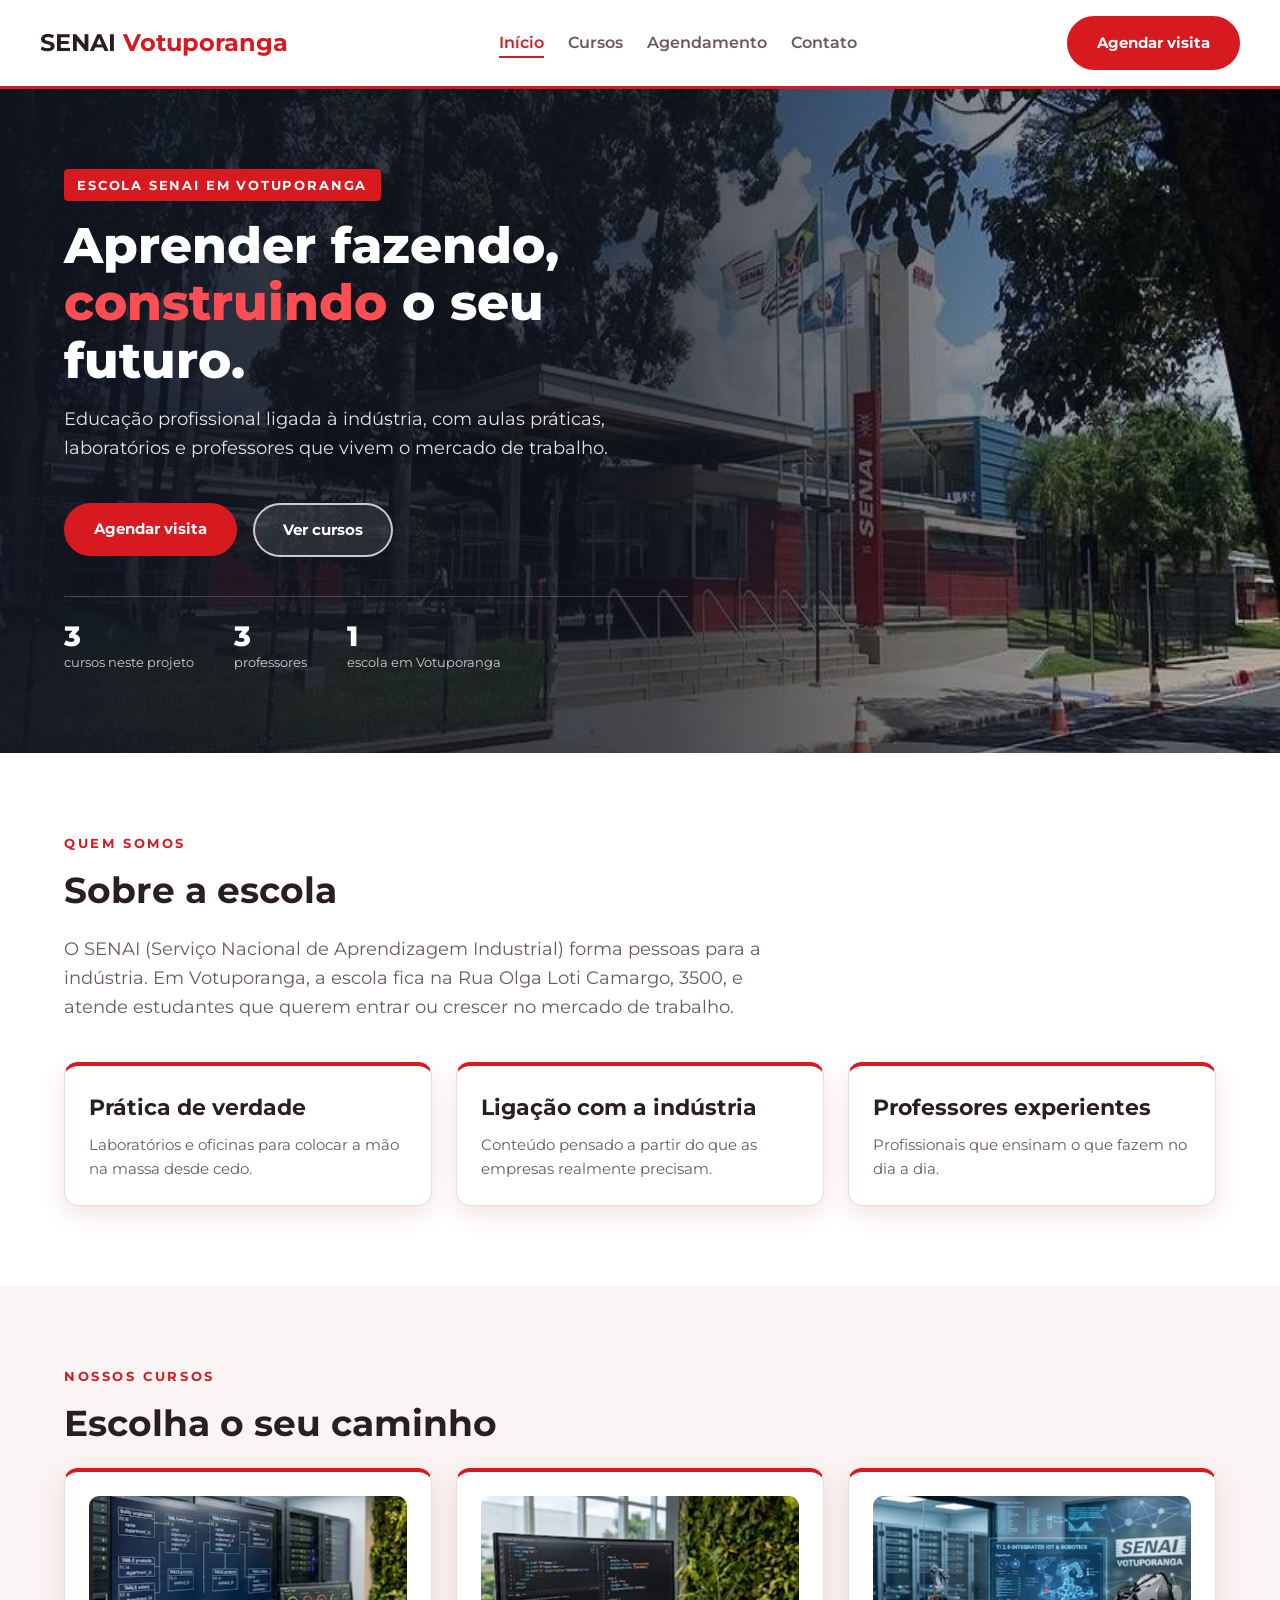
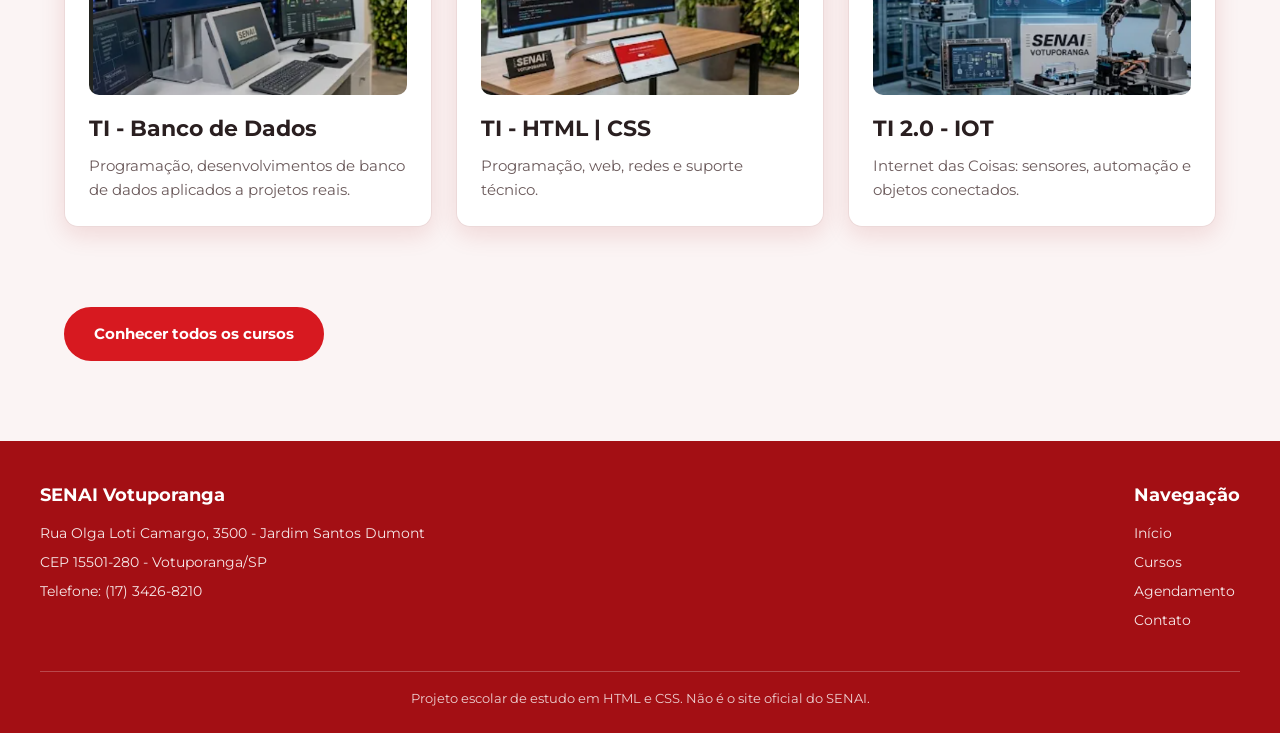
<file: index.html>
<!DOCTYPE html>
<html lang="pt-BR">
<head>
  <meta charset="UTF-8">
  <meta name="viewport" content="width=device-width, initial-scale=1.0">
  <title>Início | SENAI Votuporanga</title>
  <link rel="preconnect" href="https://fonts.googleapis.com">
  <link rel="preconnect" href="https://fonts.gstatic.com" crossorigin>
  <link href="https://fonts.googleapis.com/css2?family=Montserrat:wght@400;600;700;800&display=swap" rel="stylesheet">
  <link rel="stylesheet" href="style.css">
</head>
<body id="pagina-inicio">

  <!-- CABEÇALHO -->
  <header id="topo" class="cabecalho">
    <a href="index.html" class="logo">SENAI <span class="logo__destaque">Votuporanga</span></a>
    <nav id="menu-principal" class="menu">
      <ul class="menu__lista">
        <li class="menu__item"><a href="index.html" class="menu__link menu__link--ativo">Início</a></li>
        <li class="menu__item"><a href="catalogo.html" class="menu__link">Cursos</a></li>
        <li class="menu__item"><a href="agendamento.html" class="menu__link">Agendamento</a></li>
        <li class="menu__item"><a href="contato.html" class="menu__link">Contato</a></li>
      </ul>
    </nav>
    <a href="agendamento.html" class="botao botao--principal cabecalho__botao">Agendar visita</a>
  </header>

  <main id="conteudo-principal">

    <!-- SEÇÃO 1: DESTAQUE -->
    <section id="destaque" class="secao secao--destaque">
      <div class="destaque__texto">
        <p class="chamada">Escola SENAI em Votuporanga</p>
        <h1 class="titulo-principal">Aprender fazendo, <em class="titulo-principal__realce">construindo</em> o seu futuro.</h1>
        <p class="destaque__descricao">Educação profissional ligada à indústria, com aulas práticas, laboratórios e professores que vivem o mercado de trabalho.</p>
        <div class="destaque__botoes">
          <a href="agendamento.html" class="botao botao--principal">Agendar visita</a>
          <a href="catalogo.html" class="botao botao--contorno">Ver cursos</a>
        </div>
        <ul class="numeros">
          <li class="numeros__item"><span class="numeros__valor">3</span><span class="numeros__rotulo">cursos neste projeto</span></li>
          <li class="numeros__item"><span class="numeros__valor">3</span><span class="numeros__rotulo">professores</span></li>
          <li class="numeros__item"><span class="numeros__valor">1</span><span class="numeros__rotulo">escola em Votuporanga</span></li>
        </ul>
      </div>
    </section>

    <!-- SEÇÃO 2: SOBRE A ESCOLA -->
    <section id="sobre" class="secao">
      <p class="chamada">Quem somos</p>
      <h2 class="titulo-secao">Sobre a escola</h2>
      <p class="secao__descricao">O SENAI (Serviço Nacional de Aprendizagem Industrial) forma pessoas para a indústria. Em Votuporanga, a escola fica na Rua Olga Loti Camargo, 3500, e atende estudantes que querem entrar ou crescer no mercado de trabalho.</p>
      <div class="cartoes">
        <article class="cartao">
          <h3 class="cartao__titulo">Prática de verdade</h3>
          <p class="cartao__texto">Laboratórios e oficinas para colocar a mão na massa desde cedo.</p>
        </article>
        <article class="cartao">
          <h3 class="cartao__titulo">Ligação com a indústria</h3>
          <p class="cartao__texto">Conteúdo pensado a partir do que as empresas realmente precisam.</p>
        </article>
        <article class="cartao">
          <h3 class="cartao__titulo">Professores experientes</h3>
          <p class="cartao__texto">Profissionais que ensinam o que fazem no dia a dia.</p>
        </article>
      </div>
    </section>

    <!-- SEÇÃO 3: CURSOS EM DESTAQUE -->
    <section id="cursos-destaque" class="secao secao--clara">
      <p class="chamada">Nossos cursos</p>
      <h2 class="titulo-secao">Escolha o seu caminho</h2>
      <div class="cartoes">
        <article class="cartao">
          <img src="img/curso-tibanco.png" alt="Estudante em aula de banco de dados" class="cartao__imagem">
          <h3 class="cartao__titulo">TI - Banco de Dados</h3>
          <p class="cartao__texto">Programação, desenvolvimentos de banco de dados aplicados a projetos reais.</p>
        </article>
        <article class="cartao">
          <img src="img/curso-tihtml.png" alt="Placa eletrônica com sensores" class="cartao__imagem">
          <h3 class="cartao__titulo">TI - HTML | CSS</h3>
          <p class="cartao__texto">Programação, web, redes e suporte técnico.</p>
        </article>
        <article class="cartao">
          <img src="img/curso-2.0.png" alt="Estudantes programando em computadores" class="cartao__imagem">
          <h3 class="cartao__titulo">TI 2.0 - IOT</h3>
          <p class="cartao__texto">Internet das Coisas: sensores, automação e objetos conectados.</p>
        </article>
      </div>
      <a href="catalogo.html" class="botao botao--principal">Conhecer todos os cursos</a>
    </section>

  </main>

  <!-- RODAPÉ -->
  <footer id="rodape" class="rodape">
    <div class="rodape__bloco">
      <p class="rodape__titulo">SENAI Votuporanga</p>
      <p class="rodape__texto">Rua Olga Loti Camargo, 3500 - Jardim Santos Dumont</p>
      <p class="rodape__texto">CEP 15501-280 - Votuporanga/SP</p>
      <p class="rodape__texto">Telefone: (17) 3426-8210</p>
    </div>
    <div class="rodape__bloco">
      <p class="rodape__titulo">Navegação</p>
      <a href="index.html" class="rodape__link">Início</a>
      <a href="catalogo.html" class="rodape__link">Cursos</a>
      <a href="agendamento.html" class="rodape__link">Agendamento</a>
      <a href="contato.html" class="rodape__link">Contato</a>
    </div>
    <p class="rodape__direitos">Projeto escolar de estudo em HTML e CSS. Não é o site oficial do SENAI.</p>
  </footer>

</body>
</html>
</file>
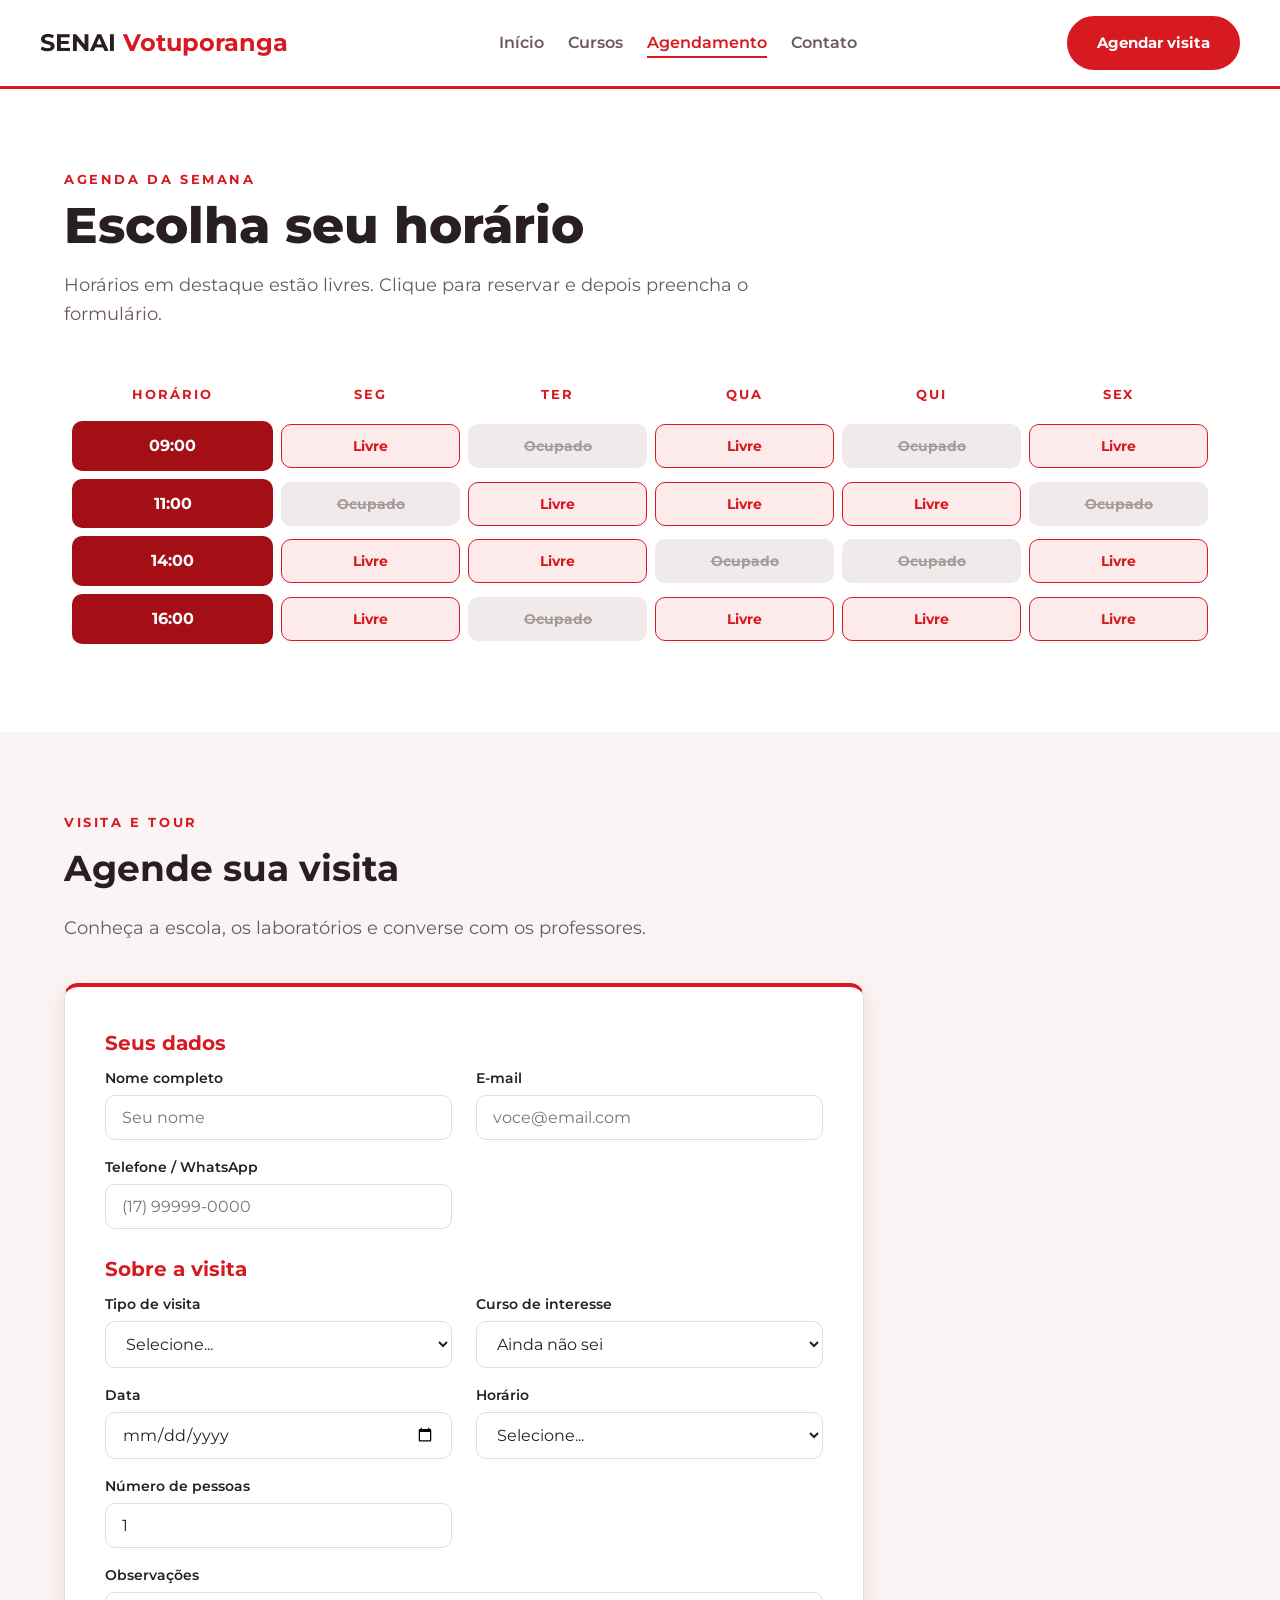
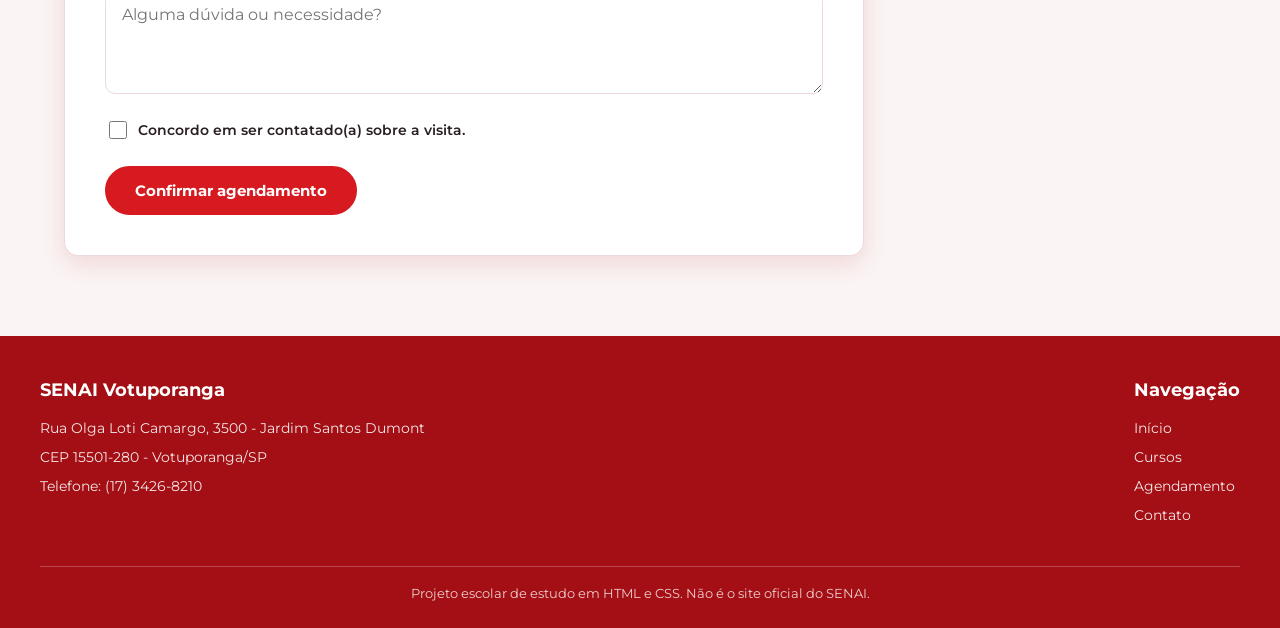
<file: agendamento.html>
<!DOCTYPE html>
<html lang="pt-BR">
<head>
  <meta charset="UTF-8">
  <meta name="viewport" content="width=device-width, initial-scale=1.0">
  <title>Agendamento | SENAI Votuporanga</title>
  <link rel="preconnect" href="https://fonts.googleapis.com">
  <link rel="preconnect" href="https://fonts.gstatic.com" crossorigin>
  <link href="https://fonts.googleapis.com/css2?family=Montserrat:wght@400;600;700&family=Playfair+Display:wght@600;700&display=swap" rel="stylesheet">
  <link rel="stylesheet" href="style.css">
</head>
<body id="pagina-agendamento">

  <!-- CABEÇALHO -->
  <header id="topo" class="cabecalho">
    <a href="index.html" class="logo">SENAI <span class="logo__destaque">Votuporanga</span></a>
    <nav id="menu-principal" class="menu">
      <ul class="menu__lista">
        <li class="menu__item"><a href="index.html" class="menu__link">Início</a></li>
        <li class="menu__item"><a href="catalogo.html" class="menu__link">Cursos</a></li>
        <li class="menu__item"><a href="agendamento.html" class="menu__link menu__link--ativo">Agendamento</a></li>
        <li class="menu__item"><a href="contato.html" class="menu__link">Contato</a></li>
      </ul>
    </nav>
    <a href="agendamento.html" class="botao botao--principal cabecalho__botao">Agendar visita</a>
  </header>

  <main id="conteudo-principal">

    <!-- SEÇÃO 1: AGENDA DA SEMANA -->
    <section id="agenda-semana" class="secao">
      <p class="chamada">Agenda da semana</p>
      <h1 class="titulo-principal">Escolha seu horário</h1>
      <p class="secao__descricao">Horários em destaque estão livres. Clique para reservar e depois preencha o formulário.</p>

      <div class="agenda">
        <table id="tabela-agenda" class="agenda__tabela">
          <thead>
            <tr class="agenda__linha">
              <th class="agenda__cabecalho">Horário</th>
              <th class="agenda__cabecalho">Seg</th>
              <th class="agenda__cabecalho">Ter</th>
              <th class="agenda__cabecalho">Qua</th>
              <th class="agenda__cabecalho">Qui</th>
              <th class="agenda__cabecalho">Sex</th>
            </tr>
          </thead>
          <tbody>
            <tr class="agenda__linha">
              <th class="agenda__hora">09:00</th>
              <td class="agenda__celula"><button type="button" class="agenda__botao agenda__botao--livre">Livre</button></td>
              <td class="agenda__celula"><button type="button" class="agenda__botao agenda__botao--ocupado" disabled>Ocupado</button></td>
              <td class="agenda__celula"><button type="button" class="agenda__botao agenda__botao--livre">Livre</button></td>
              <td class="agenda__celula"><button type="button" class="agenda__botao agenda__botao--ocupado" disabled>Ocupado</button></td>
              <td class="agenda__celula"><button type="button" class="agenda__botao agenda__botao--livre">Livre</button></td>
            </tr>
            <tr class="agenda__linha">
              <th class="agenda__hora">11:00</th>
              <td class="agenda__celula"><button type="button" class="agenda__botao agenda__botao--ocupado" disabled>Ocupado</button></td>
              <td class="agenda__celula"><button type="button" class="agenda__botao agenda__botao--livre">Livre</button></td>
              <td class="agenda__celula"><button type="button" class="agenda__botao agenda__botao--livre">Livre</button></td>
              <td class="agenda__celula"><button type="button" class="agenda__botao agenda__botao--livre">Livre</button></td>
              <td class="agenda__celula"><button type="button" class="agenda__botao agenda__botao--ocupado" disabled>Ocupado</button></td>
            </tr>
            <tr class="agenda__linha">
              <th class="agenda__hora">14:00</th>
              <td class="agenda__celula"><button type="button" class="agenda__botao agenda__botao--livre">Livre</button></td>
              <td class="agenda__celula"><button type="button" class="agenda__botao agenda__botao--livre">Livre</button></td>
              <td class="agenda__celula"><button type="button" class="agenda__botao agenda__botao--ocupado" disabled>Ocupado</button></td>
              <td class="agenda__celula"><button type="button" class="agenda__botao agenda__botao--ocupado" disabled>Ocupado</button></td>
              <td class="agenda__celula"><button type="button" class="agenda__botao agenda__botao--livre">Livre</button></td>
            </tr>
            <tr class="agenda__linha">
              <th class="agenda__hora">16:00</th>
              <td class="agenda__celula"><button type="button" class="agenda__botao agenda__botao--livre">Livre</button></td>
              <td class="agenda__celula"><button type="button" class="agenda__botao agenda__botao--ocupado" disabled>Ocupado</button></td>
              <td class="agenda__celula"><button type="button" class="agenda__botao agenda__botao--livre">Livre</button></td>
              <td class="agenda__celula"><button type="button" class="agenda__botao agenda__botao--livre">Livre</button></td>
              <td class="agenda__celula"><button type="button" class="agenda__botao agenda__botao--livre">Livre</button></td>
            </tr>
          </tbody>
        </table>
      </div>
    </section>

    <!-- SEÇÃO 2: FORMULÁRIO -->
    <section id="formulario-visita" class="secao secao--clara">
      <p class="chamada">Visita e tour</p>
      <h2 class="titulo-secao">Agende sua visita</h2>
      <p class="secao__descricao">Conheça a escola, os laboratórios e converse com os professores.</p>

      <form id="form-agendamento" class="formulario" action="#" method="post">

        <fieldset class="formulario__grupo">
          <legend class="formulario__legenda">Seus dados</legend>
          <div class="formulario__campo">
            <label for="nome" class="formulario__rotulo">Nome completo</label>
            <input type="text" id="nome" name="nome" class="formulario__entrada" placeholder="Seu nome" required>
          </div>
          <div class="formulario__campo">
            <label for="email" class="formulario__rotulo">E-mail</label>
            <input type="email" id="email" name="email" class="formulario__entrada" placeholder="voce@email.com" required>
          </div>
          <div class="formulario__campo">
            <label for="telefone" class="formulario__rotulo">Telefone / WhatsApp</label>
            <input type="tel" id="telefone" name="telefone" class="formulario__entrada" placeholder="(17) 99999-0000" required>
          </div>
        </fieldset>

        <fieldset class="formulario__grupo">
          <legend class="formulario__legenda">Sobre a visita</legend>
          <div class="formulario__campo">
            <label for="tipo-visita" class="formulario__rotulo">Tipo de visita</label>
            <select id="tipo-visita" name="tipo-visita" class="formulario__entrada" required>
              <option value="">Selecione...</option>
              <option value="visita-escola">Visita à escola</option>
              <option value="tour-laboratorios">Tour pelos laboratórios</option>
              <option value="conversa-curso">Conversa sobre um curso</option>
            </select>
          </div>
          <div class="formulario__campo">
            <label for="curso" class="formulario__rotulo">Curso de interesse</label>
            <select id="curso" name="curso" class="formulario__entrada">
              <option value="">Ainda não sei</option>
              <option value="artistico">TI - Banco de Daods</option>
              <option value="iot">TI 2.0 - IoT</option>
              <option value="ti">TI - HTML | CSS</option>
            </select>
          </div>
          <div class="formulario__campo">
            <label for="data" class="formulario__rotulo">Data</label>
            <input type="date" id="data" name="data" class="formulario__entrada" required>
          </div>
          <div class="formulario__campo">
            <label for="horario" class="formulario__rotulo">Horário</label>
            <select id="horario" name="horario" class="formulario__entrada" required>
              <option value="">Selecione...</option>
              <option value="09:00">09:00</option>
              <option value="11:00">11:00</option>
              <option value="14:00">14:00</option>
              <option value="16:00">16:00</option>
            </select>
          </div>
          <div class="formulario__campo">
            <label for="pessoas" class="formulario__rotulo">Número de pessoas</label>
            <input type="number" id="pessoas" name="pessoas" class="formulario__entrada" min="1" max="30" value="1">
          </div>
          <div class="formulario__campo formulario__campo--largo">
            <label for="observacoes" class="formulario__rotulo">Observações</label>
            <textarea id="observacoes" name="observacoes" class="formulario__entrada" rows="4" placeholder="Alguma dúvida ou necessidade?"></textarea>
          </div>
        </fieldset>

        <div class="formulario__campo formulario__campo--check">
          <input type="checkbox" id="aceite" name="aceite" required>
          <label for="aceite" class="formulario__rotulo">Concordo em ser contatado(a) sobre a visita.</label>
        </div>

        <button type="submit" id="botao-agendar" class="botao botao--principal">Confirmar agendamento</button>
      </form>
    </section>

  </main>

  <!-- RODAPÉ -->
  <footer id="rodape" class="rodape">
    <div class="rodape__bloco">
      <p class="rodape__titulo">SENAI Votuporanga</p>
      <p class="rodape__texto">Rua Olga Loti Camargo, 3500 - Jardim Santos Dumont</p>
      <p class="rodape__texto">CEP 15501-280 - Votuporanga/SP</p>
      <p class="rodape__texto">Telefone: (17) 3426-8210</p>
    </div>
    <div class="rodape__bloco">
      <p class="rodape__titulo">Navegação</p>
      <a href="index.html" class="rodape__link">Início</a>
      <a href="catalogo.html" class="rodape__link">Cursos</a>
      <a href="agendamento.html" class="rodape__link">Agendamento</a>
      <a href="contato.html" class="rodape__link">Contato</a>
    </div>
    <p class="rodape__direitos">Projeto escolar de estudo em HTML e CSS. Não é o site oficial do SENAI.</p>
  </footer>

</body>
</html>
</file>
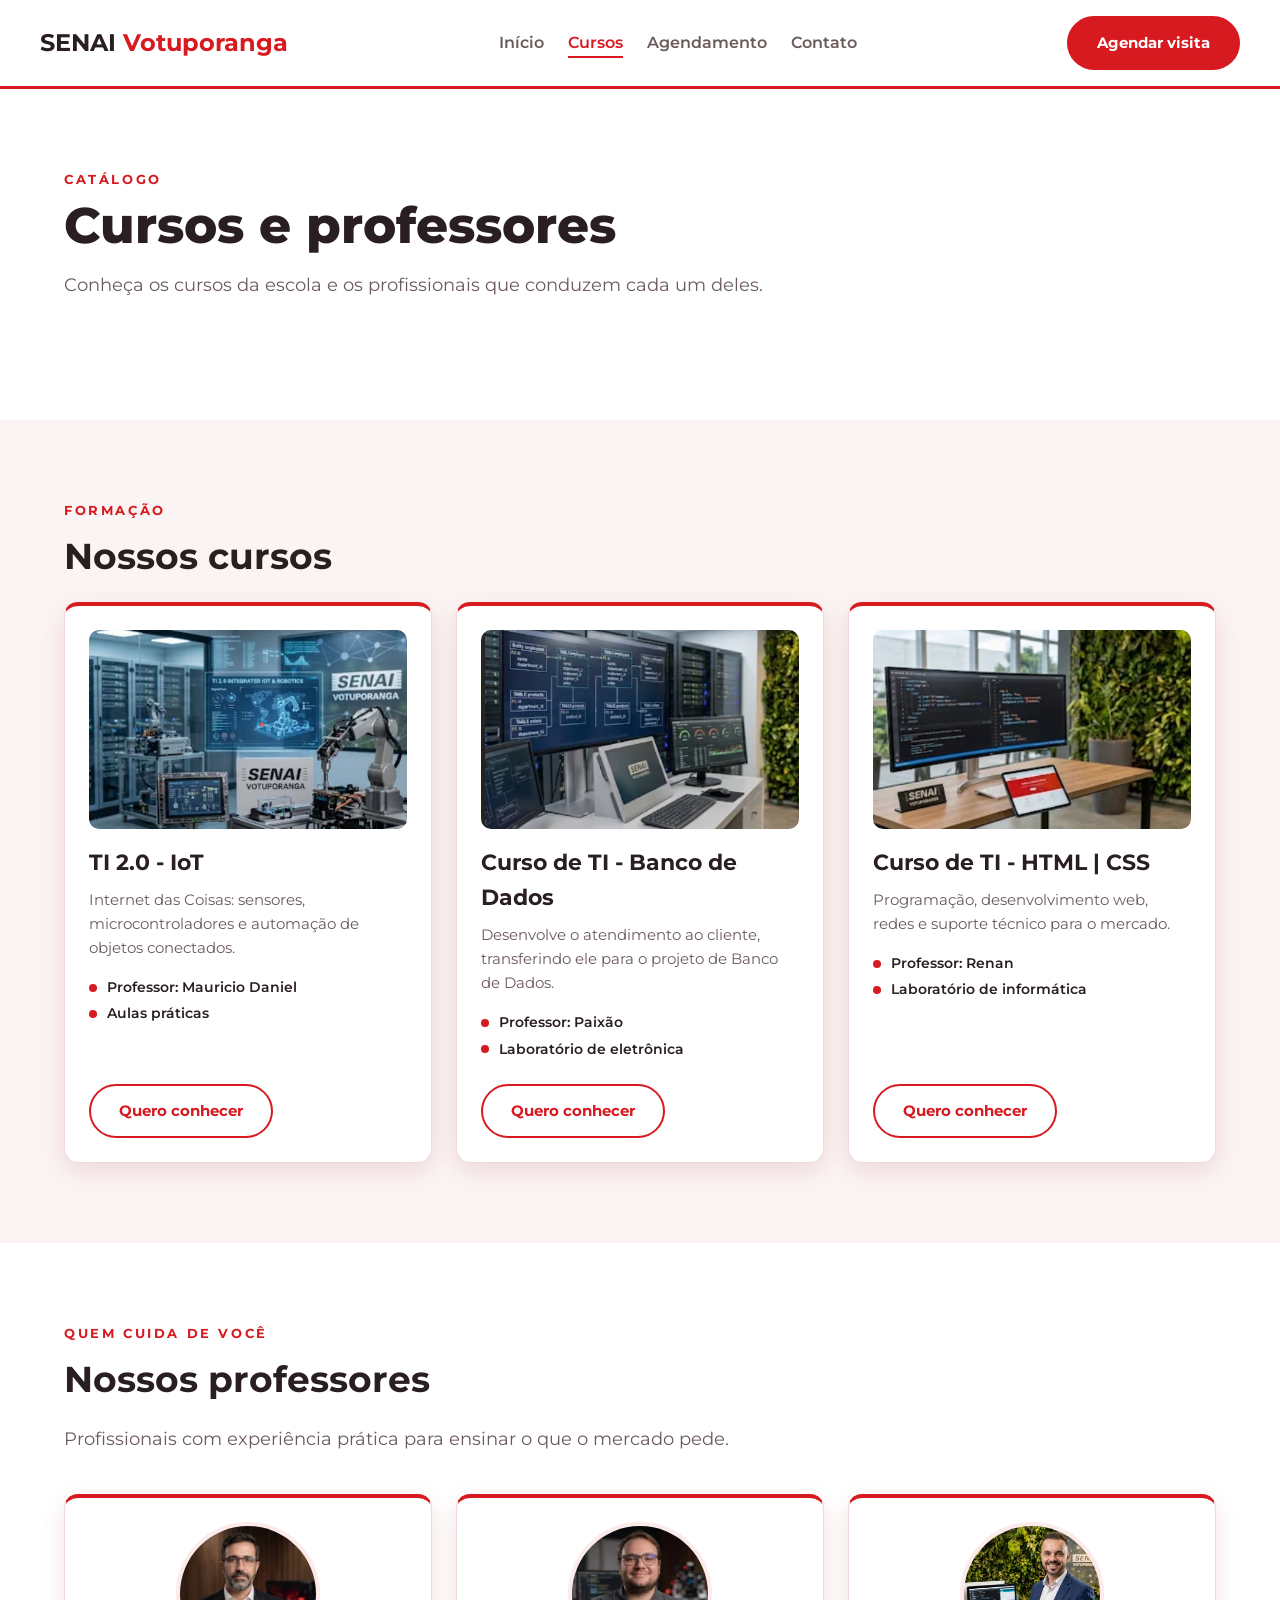
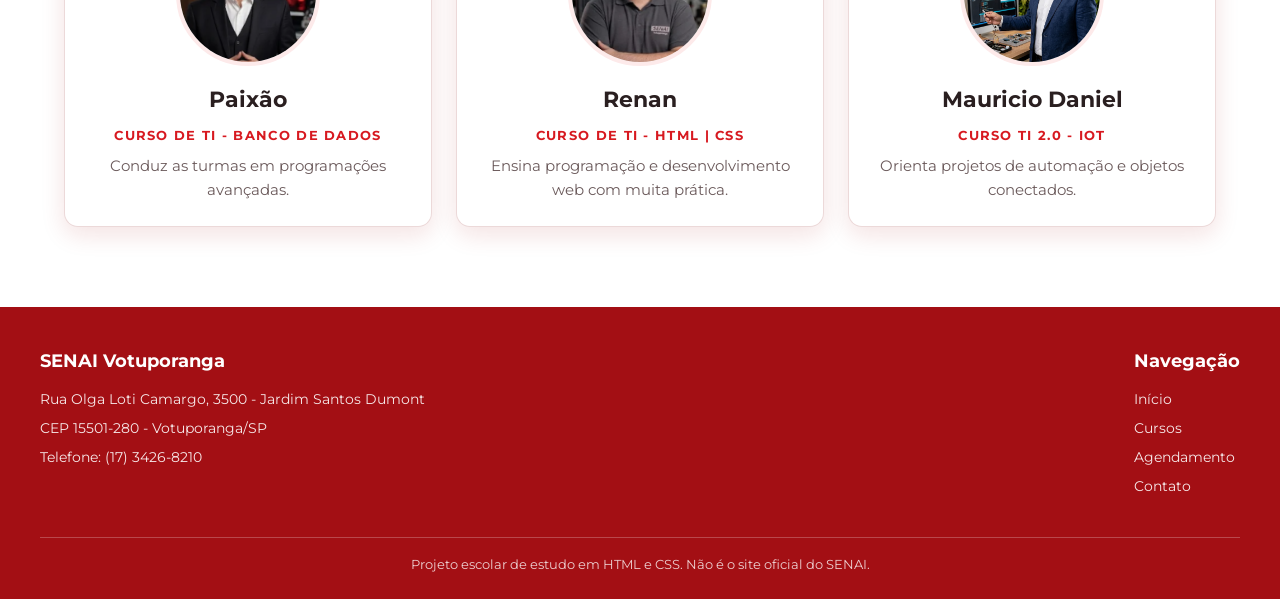
<file: catalogo.html>
<!DOCTYPE html>
<html lang="pt-BR">
<head>
  <meta charset="UTF-8">
  <meta name="viewport" content="width=device-width, initial-scale=1.0">
  <title>Cursos | SENAI Votuporanga</title>
  <link rel="preconnect" href="https://fonts.googleapis.com">
  <link rel="preconnect" href="https://fonts.gstatic.com" crossorigin>
  <link href="https://fonts.googleapis.com/css2?family=Montserrat:wght@400;600;700&family=Playfair+Display:wght@600;700&display=swap" rel="stylesheet">
  <link rel="stylesheet" href="style.css">
</head>
<body id="pagina-catalogo">

  <!-- CABEÇALHO -->
  <header id="topo" class="cabecalho">
    <a href="index.html" class="logo">SENAI <span class="logo__destaque">Votuporanga</span></a>
    <nav id="menu-principal" class="menu">
      <ul class="menu__lista">
        <li class="menu__item"><a href="index.html" class="menu__link">Início</a></li>
        <li class="menu__item"><a href="catalogo.html" class="menu__link menu__link--ativo">Cursos</a></li>
        <li class="menu__item"><a href="agendamento.html" class="menu__link">Agendamento</a></li>
        <li class="menu__item"><a href="contato.html" class="menu__link">Contato</a></li>
      </ul>
    </nav>
    <a href="agendamento.html" class="botao botao--principal cabecalho__botao">Agendar visita</a>
  </header>

  <main id="conteudo-principal">

    <!-- SEÇÃO 1: APRESENTAÇÃO -->
    <section id="intro-catalogo" class="secao">
      <p class="chamada">Catálogo</p>
      <h1 class="titulo-principal">Cursos e professores</h1>
      <p class="secao__descricao">Conheça os cursos da escola e os profissionais que conduzem cada um deles.</p>
    </section>

    <!-- SEÇÃO 2: CURSOS -->
    <section id="cursos" class="secao secao--clara">
      <p class="chamada">Formação</p>
      <h2 class="titulo-secao">Nossos cursos</h2>
      <div class="cartoes">

        <article id="curso-artistico" class="cartao cartao--curso">
          <img src="img/curso-2.0.png" alt="Estudante em aula de arte" class="cartao__imagem">
          <h3 class="cartao__titulo">TI 2.0 - IoT</h3>
          <p class="cartao__texto">Internet das Coisas: sensores, microcontroladores e automação de objetos conectados.</p>
          <ul class="cartao__detalhes">
            <li class="cartao__detalhe">Professor: Mauricio Daniel</li>
            <li class="cartao__detalhe">Aulas práticas</li>
          </ul>
          <a href="agendamento.html" class="botao botao--contorno">Quero conhecer</a>
        </article>

        <article id="curso-iot" class="cartao cartao--curso">
          <img src="img/curso-tibanco.png" alt="Placa eletrônica com sensores" class="cartao__imagem">
          <h3 class="cartao__titulo">Curso de TI - Banco de Dados</h3>
          <p class="cartao__texto">Desenvolve o atendimento ao cliente, transferindo ele para o projeto de Banco de Dados.</p>
          <ul class="cartao__detalhes">
            <li class="cartao__detalhe">Professor: Paixão</li>
            <li class="cartao__detalhe">Laboratório de eletrônica</li>
          </ul>
          <a href="agendamento.html" class="botao botao--contorno">Quero conhecer</a>
        </article>

        <article id="curso-ti" class="cartao cartao--curso">
          <img src="img/curso-tihtml.png" alt="Estudantes programando em computadores" class="cartao__imagem">
          <h3 class="cartao__titulo">Curso de TI - HTML | CSS</h3>
          <p class="cartao__texto">Programação, desenvolvimento web, redes e suporte técnico para o mercado.</p>
          <ul class="cartao__detalhes">
            <li class="cartao__detalhe">Professor: Renan</li>
            <li class="cartao__detalhe">Laboratório de informática</li>
          </ul>
          <a href="agendamento.html" class="botao botao--contorno">Quero conhecer</a>
        </article>

      </div>
    </section>

    <!-- SEÇÃO 3: PROFESSORES -->
    <section id="professores" class="secao">
      <p class="chamada">Quem cuida de você</p>
      <h2 class="titulo-secao">Nossos professores</h2>
      <p class="secao__descricao">Profissionais com experiência prática para ensinar o que o mercado pede.</p>
      <div class="cartoes">

        <article class="cartao cartao--professor">
          <img src="img/prof-paixao.png" alt="Professor Paixão" class="cartao__imagem cartao__imagem--retrato">
          <h3 class="cartao__titulo">Paixão</h3>
          <p class="cartao__funcao">Curso de TI - Banco de Dados</p>
          <p class="cartao__texto">Conduz as turmas em programações avançadas.
          </article>
        <article class="cartao cartao--professor">
          <img src="img/prof-renan.png" alt="Professor Renan" class="cartao__imagem cartao__imagem--retrato">
          <h3 class="cartao__titulo">Renan</h3>
          <p class="cartao__funcao">Curso de TI - HTML | CSS</p>
          <p class="cartao__texto">Ensina programação e desenvolvimento web com muita prática.</p>
        </article>

        <article class="cartao cartao--professor">
          <img src="img/prof-mauricio.jpg" alt="Professor Mauricio Daniel" class="cartao__imagem cartao__imagem--retrato">
          <h3 class="cartao__titulo">Mauricio Daniel</h3>
          <p class="cartao__funcao">Curso TI 2.0 - IoT</p>
          <p class="cartao__texto">Orienta projetos de automação e objetos conectados.</p>
        </article>

      </div>
    </section>

  </main>

  <!-- RODAPÉ -->
  <footer id="rodape" class="rodape">
    <div class="rodape__bloco">
      <p class="rodape__titulo">SENAI Votuporanga</p>
      <p class="rodape__texto">Rua Olga Loti Camargo, 3500 - Jardim Santos Dumont</p>
      <p class="rodape__texto">CEP 15501-280 - Votuporanga/SP</p>
      <p class="rodape__texto">Telefone: (17) 3426-8210</p>
    </div>
    <div class="rodape__bloco">
      <p class="rodape__titulo">Navegação</p>
      <a href="index.html" class="rodape__link">Início</a>
      <a href="catalogo.html" class="rodape__link">Cursos</a>
      <a href="agendamento.html" class="rodape__link">Agendamento</a>
      <a href="contato.html" class="rodape__link">Contato</a>
    </div>
    <p class="rodape__direitos">Projeto escolar de estudo em HTML e CSS. Não é o site oficial do SENAI.</p>
  </footer>

</body>
</html>
</file>
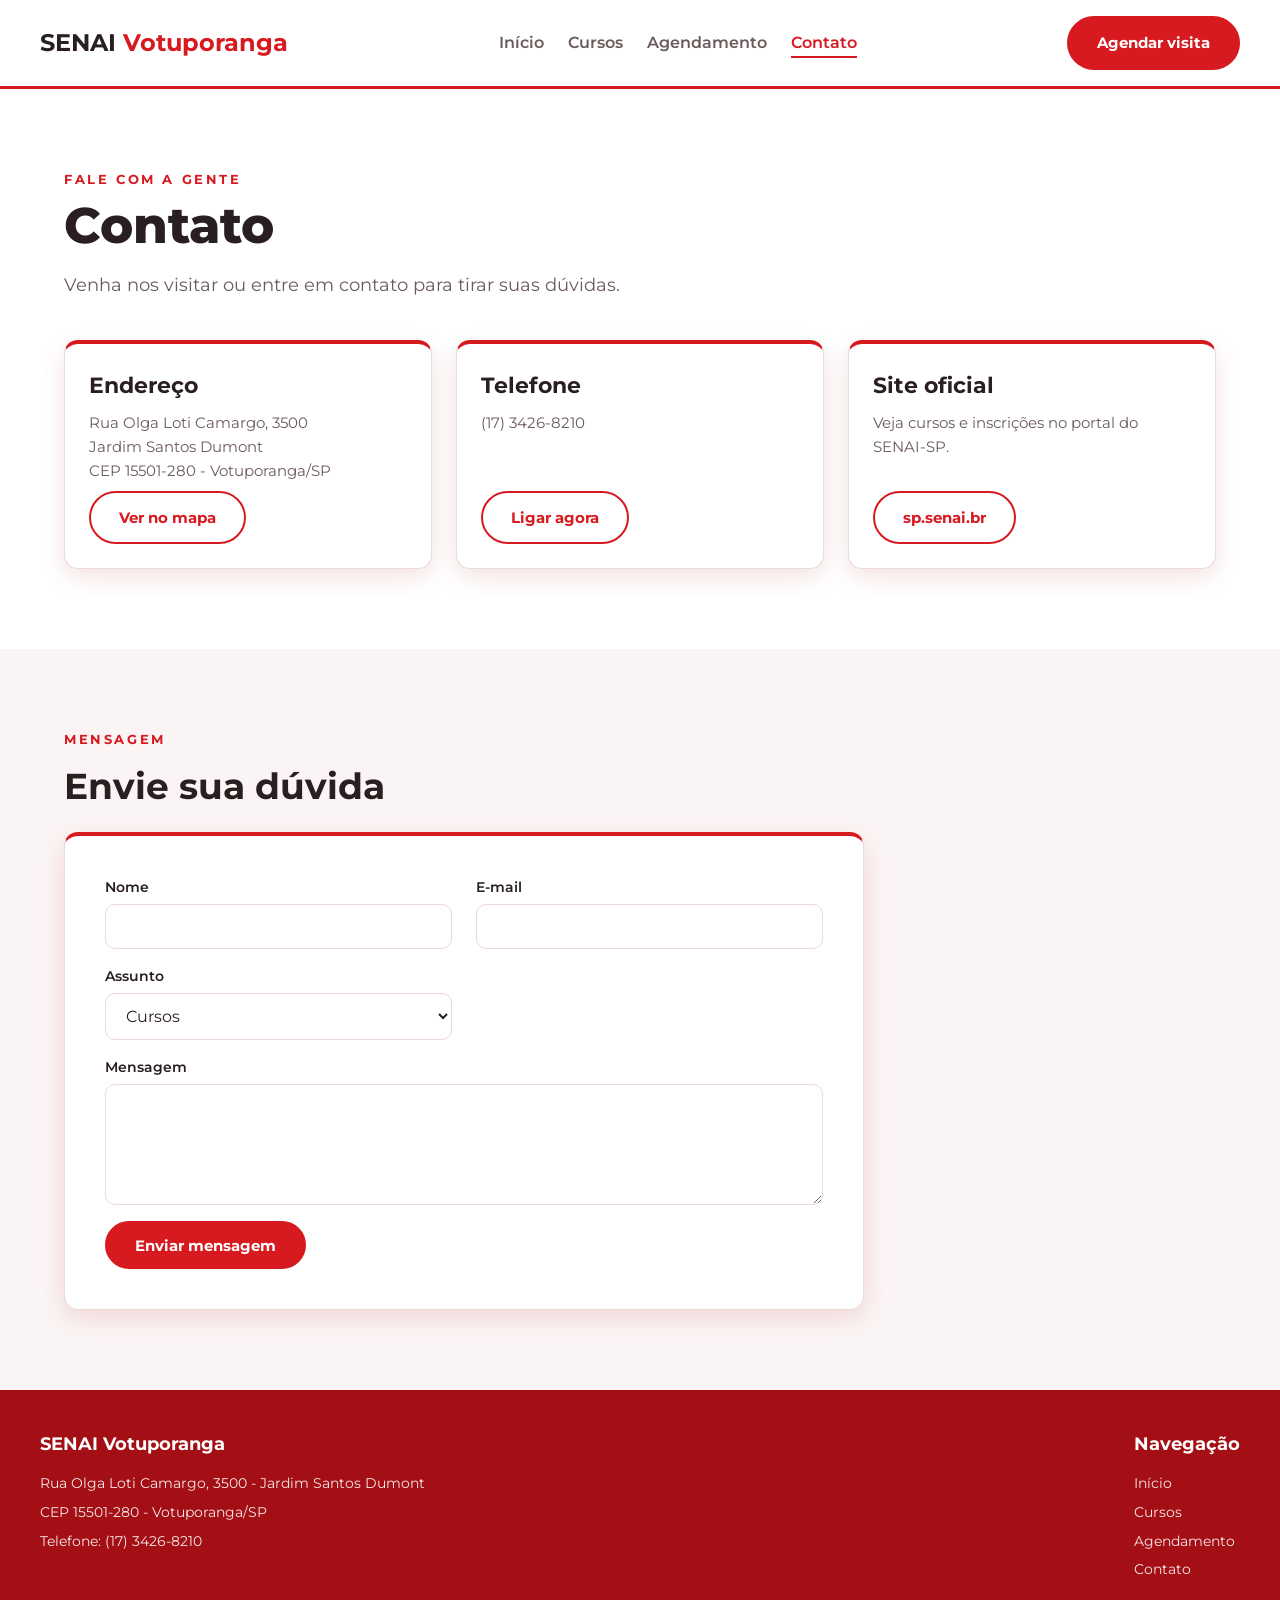
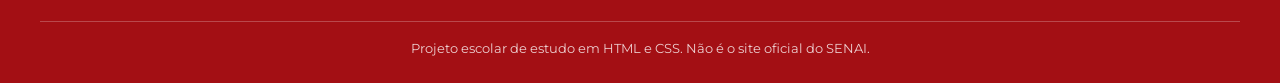
<file: contato.html>
<!DOCTYPE html>
<html lang="pt-BR">
<head>
  <meta charset="UTF-8">
  <meta name="viewport" content="width=device-width, initial-scale=1.0">
  <title>Contato | SENAI Votuporanga</title>
  <link rel="preconnect" href="https://fonts.googleapis.com">
  <link rel="preconnect" href="https://fonts.gstatic.com" crossorigin>
  <link href="https://fonts.googleapis.com/css2?family=Montserrat:wght@400;600;700&family=Playfair+Display:wght@600;700&display=swap" rel="stylesheet">
  <link rel="stylesheet" href="style.css">
</head>
<body id="pagina-contato">

  <!-- CABEÇALHO -->
  <header id="topo" class="cabecalho">
    <a href="index.html" class="logo">SENAI <span class="logo__destaque">Votuporanga</span></a>
    <nav id="menu-principal" class="menu">
      <ul class="menu__lista">
        <li class="menu__item"><a href="index.html" class="menu__link">Início</a></li>
        <li class="menu__item"><a href="catalogo.html" class="menu__link">Cursos</a></li>
        <li class="menu__item"><a href="agendamento.html" class="menu__link">Agendamento</a></li>
        <li class="menu__item"><a href="contato.html" class="menu__link menu__link--ativo">Contato</a></li>
      </ul>
    </nav>
    <a href="agendamento.html" class="botao botao--principal cabecalho__botao">Agendar visita</a>
  </header>

  <main id="conteudo-principal">

    <!-- SEÇÃO 1: CANAIS DE CONTATO -->
    <section id="canais-contato" class="secao">
      <p class="chamada">Fale com a gente</p>
      <h1 class="titulo-principal">Contato</h1>
      <p class="secao__descricao">Venha nos visitar ou entre em contato para tirar suas dúvidas.</p>
      <div class="cartoes">
        <article class="cartao">
          <h3 class="cartao__titulo">Endereço</h3>
          <address class="cartao__texto">Rua Olga Loti Camargo, 3500<br>Jardim Santos Dumont<br>CEP 15501-280 - Votuporanga/SP</address>
          <a href="https://www.google.com/maps/search/?api=1&amp;query=SENAI+Votuporanga+Rua+Olga+Loti+Camargo+3500" class="botao botao--contorno" target="_blank" rel="noopener">Ver no mapa</a>
        </article>
        <article class="cartao">
          <h3 class="cartao__titulo">Telefone</h3>
          <p class="cartao__texto">(17) 3426-8210</p>
          <a href="tel:+551734268210" class="botao botao--contorno">Ligar agora</a>
        </article>
        <article class="cartao">
          <h3 class="cartao__titulo">Site oficial</h3>
          <p class="cartao__texto">Veja cursos e inscrições no portal do SENAI-SP.</p>
          <a href="https://sp.senai.br" class="botao botao--contorno" target="_blank" rel="noopener">sp.senai.br</a>
        </article>
      </div>
    </section>

    <!-- SEÇÃO 2: FORMULÁRIO DE MENSAGEM -->
    <section id="enviar-mensagem" class="secao secao--clara">
      <p class="chamada">Mensagem</p>
      <h2 class="titulo-secao">Envie sua dúvida</h2>
      <form id="form-contato" class="formulario" action="#" method="post">
        <div class="formulario__campo">
          <label for="contato-nome" class="formulario__rotulo">Nome</label>
          <input type="text" id="contato-nome" name="nome" class="formulario__entrada" required>
        </div>
        <div class="formulario__campo">
          <label for="contato-email" class="formulario__rotulo">E-mail</label>
          <input type="email" id="contato-email" name="email" class="formulario__entrada" required>
        </div>
        <div class="formulario__campo">
          <label for="contato-assunto" class="formulario__rotulo">Assunto</label>
          <select id="contato-assunto" name="assunto" class="formulario__entrada">
            <option value="cursos">Cursos</option>
            <option value="matricula">Matrícula</option>
            <option value="visita">Visita</option>
            <option value="outro">Outro</option>
          </select>
        </div>
        <div class="formulario__campo formulario__campo--largo">
          <label for="contato-mensagem" class="formulario__rotulo">Mensagem</label>
          <textarea id="contato-mensagem" name="mensagem" class="formulario__entrada" rows="5" required></textarea>
        </div>
        <button type="submit" id="botao-enviar" class="botao botao--principal">Enviar mensagem</button>
      </form>
    </section>

  </main>

  <!-- RODAPÉ -->
  <footer id="rodape" class="rodape">
    <div class="rodape__bloco">
      <p class="rodape__titulo">SENAI Votuporanga</p>
      <p class="rodape__texto">Rua Olga Loti Camargo, 3500 - Jardim Santos Dumont</p>
      <p class="rodape__texto">CEP 15501-280 - Votuporanga/SP</p>
      <p class="rodape__texto">Telefone: (17) 3426-8210</p>
    </div>
    <div class="rodape__bloco">
      <p class="rodape__titulo">Navegação</p>
      <a href="index.html" class="rodape__link">Início</a>
      <a href="catalogo.html" class="rodape__link">Cursos</a>
      <a href="agendamento.html" class="rodape__link">Agendamento</a>
      <a href="contato.html" class="rodape__link">Contato</a>
    </div>
    <p class="rodape__direitos">Projeto escolar de estudo em HTML e CSS. Não é o site oficial do SENAI.</p>
  </footer>

</body>
</html>
</file>
<file: style.css>
/* ==========================================================
   SENAI Votuporanga - style.css (arquivo principal)
   ========================================================== */

/* 1) Arquivos separados por assunto (@import sempre no topo) */
@import url("css/botoes.css");
@import url("css/cabecalho-rodape.css");
@import url("css/destaque.css");
@import url("css/cartoes-grid.css");
@import url("css/tabela-agenda.css");
@import url("css/formularios.css");
@import url("css/animacoes.css");
@import url("css/responsivo.css");

/* 2) Variáveis globais: paleta vermelho e branco */
:root {
  /* cores */
  --vermelho: #d71920;
  --vermelho-escuro: #a30f14;
  --vermelho-claro: #fdeaea;
  --branco: #ffffff;
  --fundo-claro: #fbf4f4;
  --texto: #2a1f20;
  --texto-suave: #6b5a5b;
  --borda: #ecd9d9;

  /* fontes */
  --fonte-texto: "Montserrat", Arial, sans-serif;
  --fonte-titulo: "Montserrat", Arial, sans-serif;

  /* tamanhos de texto (rem) */
  --texto-pequeno: 0.8125rem;
  --texto-normal: 1rem;
  --texto-grande: 1.125rem;
  --titulo-secao: 2.25rem;
  --titulo-principal: 3.125rem;

  /* espaçamentos (rem) */
  --espaco-1: 0.5rem;
  --espaco-2: 1rem;
  --espaco-3: 1.5rem;
  --espaco-4: 2.5rem;
  --espaco-5: 5rem;

  /* formas e efeitos */
  --raio: 0.875rem;
  --raio-botao: 3rem;
  --sombra: 0 0.5rem 1.5rem rgba(163, 15, 20, 0.12);
  --sombra-forte: 0 1rem 2.25rem rgba(163, 15, 20, 0.22);
  --largura-maxima: 75rem;

  /* animações */
  --tempo: 0.3s;
}

/* 3) Reset básico */
*,
*::before,
*::after {
  box-sizing: border-box;
}

html {
  scroll-behavior: smooth;
}

body {
  margin: 0;
  font-family: var(--fonte-texto);
  font-size: var(--texto-normal);
  line-height: 1.6;
  color: var(--texto);
  background: var(--branco);
}

img {
  display: block;
  max-width: 100%;
}

ul {
  margin: 0;
  padding: 0;
  list-style: none;
}

h1, h2, h3, p, figure {
  margin: 0;
}

a {
  color: inherit;
}

/* 4) Estrutura geral das seções */
.secao {
  max-width: var(--largura-maxima);
  margin: 0 auto;
  padding: var(--espaco-5) var(--espaco-3);
}

/* Faixas de largura total com conteúdo alinhado ao centro */
.secao--clara,
.secao.secao--destaque {
  max-width: none;
  padding-left: max(var(--espaco-3), calc((100% - var(--largura-maxima)) / 2 + var(--espaco-3)));
  padding-right: max(var(--espaco-3), calc((100% - var(--largura-maxima)) / 2 + var(--espaco-3)));
}

.secao--clara {
  background: var(--fundo-claro);
}

/* 5) Tipografia geral */
.chamada {
  font-size: var(--texto-pequeno);
  font-weight: 700;
  letter-spacing: 0.2em;
  text-transform: uppercase;
  color: var(--vermelho);
  margin-bottom: var(--espaco-1);
}

.titulo-principal {
  font-family: var(--fonte-titulo);
  font-size: var(--titulo-principal);
  font-weight: 800;
  line-height: 1.15;
  color: var(--texto);
  margin-bottom: var(--espaco-2);
}

.titulo-principal__realce {
  color: var(--vermelho);
  font-style: normal;
}

.titulo-secao {
  font-family: var(--fonte-titulo);
  font-size: var(--titulo-secao);
  font-weight: 700;
  color: var(--texto);
  margin-bottom: var(--espaco-2);
}

.secao__descricao {
  max-width: 45rem;
  font-size: var(--texto-grande);
  color: var(--texto-suave);
  margin-bottom: var(--espaco-4);
}

/* 6) Banner principal (Seção Destaque) */
.secao.secao--destaque {
  display: flex;
  align-items: center;
  min-height: 36rem;
  background-image:
    linear-gradient(
      90deg,
      rgba(15, 20, 32, 0.92) 0%,
      rgba(15, 20, 32, 0.76) 52%,
      rgba(15, 20, 32, 0.22) 100%
    ),
    url("img/senaifachada.png");
  background-size: cover;
  background-position: center;
  background-repeat: no-repeat;
  color: var(--branco);
}

.secao--destaque .destaque__texto {
  max-width: 39rem;
}

.secao--destaque .chamada {
  display: inline-block;
  background: var(--vermelho);
  color: var(--branco);
  padding: 0.35rem 0.85rem;
  border-radius: 0.25rem;
  letter-spacing: 0.14em;
  margin-bottom: var(--espaco-2);
}

.secao--destaque .titulo-principal {
  color: var(--branco);
}

.secao--destaque .titulo-principal__realce {
  color: #ff4d54;
}

.secao--destaque .destaque__descricao {
  font-size: var(--texto-grande);
  color: rgba(255, 255, 255, 0.88);
  margin-bottom: var(--espaco-4);
}

.secao--destaque .destaque__botoes {
  display: flex;
  flex-wrap: wrap;
  gap: var(--espaco-2);
  margin-bottom: var(--espaco-4);
}

.secao--destaque .botao--contorno {
  color: var(--branco);
  border: 2px solid rgba(255, 255, 255, 0.75);
  background: rgba(255, 255, 255, 0.1);
  backdrop-filter: blur(4px);
}

.secao--destaque .botao--contorno:hover {
  background: var(--branco);
  border-color: var(--branco);
  color: var(--texto);
}

.secao--destaque .numeros {
  display: flex;
  flex-wrap: wrap;
  gap: var(--espaco-4);
  padding-top: var(--espaco-3);
  border-top: 1px solid rgba(255, 255, 255, 0.2);
}

.secao--destaque .numeros__item {
  display: flex;
  flex-direction: column;
}

.secao--destaque .numeros__valor {
  font-size: 1.75rem;
  font-weight: 800;
  line-height: 1.1;
  color: var(--branco);
}

.secao--destaque .numeros__rotulo {
  font-size: var(--texto-pequeno);
  color: rgba(255, 255, 255, 0.78);
}

/* Espaçamento do botão final na seção de cursos */
#cursos-destaque > .botao {
  margin-top: var(--espaco-4);
}
</file>
